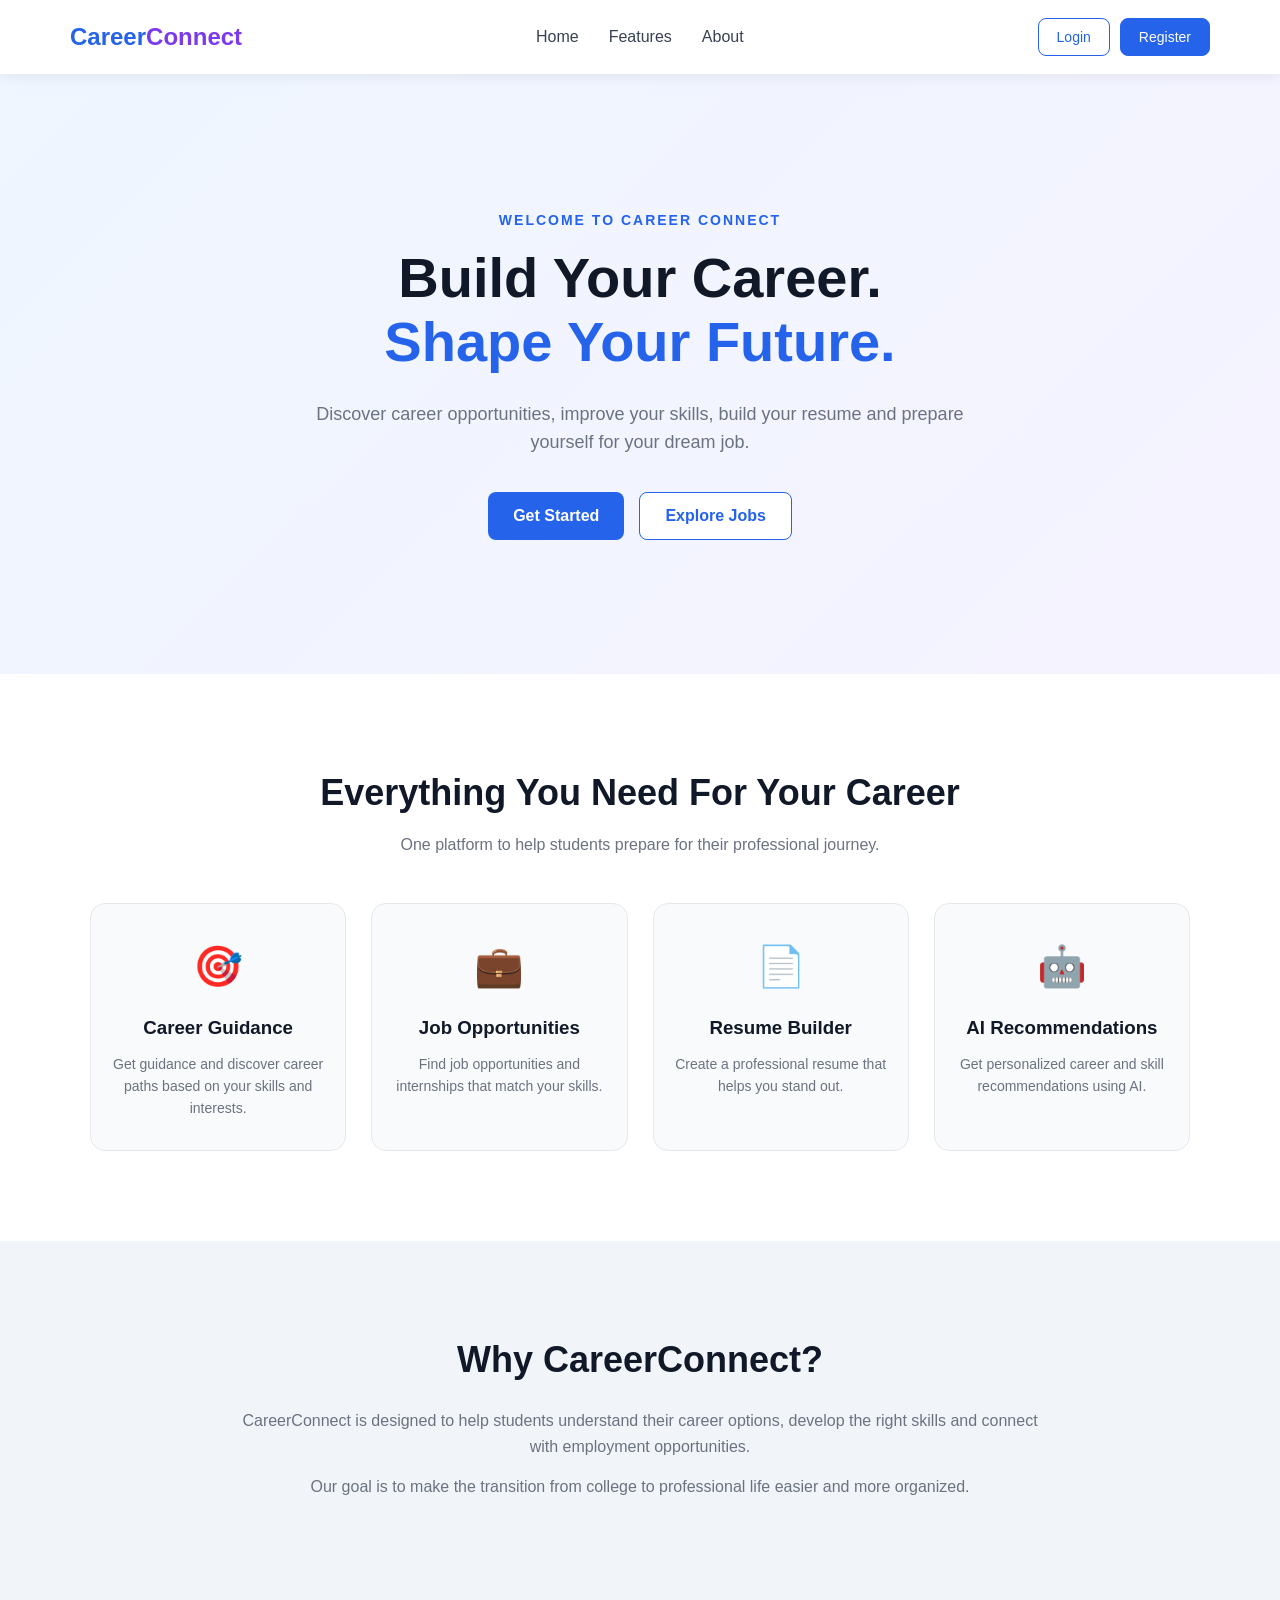
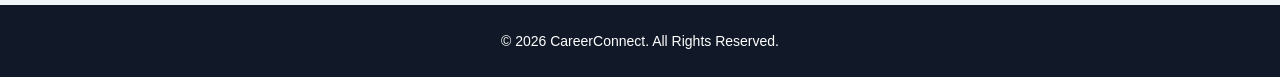
<file: index.html>
<!DOCTYPE html>
<html lang="en">
<head>
    <meta charset="UTF-8">

    <meta name="viewport" content="width=device-width, initial-scale=1.0">

    <title>Career & Placement System</title>

    <link rel="stylesheet" href="style.css">
</head>

<body>

    <!-- Navigation Bar -->
    <header>
        <nav class="navbar">

            <div class="logo">
                Career<span>Connect</span>
            </div>

            <ul class="nav-links">
                <li><a href="#home">Home</a></li>
                <li><a href="#features">Features</a></li>
                <li><a href="#about">About</a></li>
            </ul>

            <div class="nav-buttons">
                <button class="login-btn">Login</button>
                <button class="register-btn">Register</button>
            </div>

        </nav>
    </header>


    <!-- Hero Section -->
    <main>

        <section id="home" class="hero">

            <div class="hero-content">

                <p class="welcome">WELCOME TO CAREER CONNECT</p>

                <h1>
                    Build Your Career.
                    <span>Shape Your Future.</span>
                </h1>

                <p class="hero-text">
                    Discover career opportunities, improve your skills,
                    build your resume and prepare yourself for your dream job.
                </p>

                <div class="hero-buttons">
                    <button class="primary-btn">Get Started</button>
                    <button class="secondary-btn">Explore Jobs</button>
                </div>

            </div>

        </section>


        <!-- Features Section -->
        <section id="features" class="features">

            <h2>Everything You Need For Your Career</h2>

            <p class="section-text">
                One platform to help students prepare for their professional journey.
            </p>

            <div class="feature-container">

                <div class="feature-card">
                    <div class="icon">🎯</div>
                    <h3>Career Guidance</h3>
                    <p>
                        Get guidance and discover career paths based on your skills
                        and interests.
                    </p>
                </div>


                <div class="feature-card">
                    <div class="icon">💼</div>
                    <h3>Job Opportunities</h3>
                    <p>
                        Find job opportunities and internships that match your skills.
                    </p>
                </div>


                <div class="feature-card">
                    <div class="icon">📄</div>
                    <h3>Resume Builder</h3>
                    <p>
                        Create a professional resume that helps you stand out.
                    </p>
                </div>


                <div class="feature-card">
                    <div class="icon">🤖</div>
                    <h3>AI Recommendations</h3>
                    <p>
                        Get personalized career and skill recommendations using AI.
                    </p>
                </div>

            </div>

        </section>


        <!-- About Section -->
        <section id="about" class="about">

            <div class="about-content">

                <h2>Why CareerConnect?</h2>

                <p>
                    CareerConnect is designed to help students understand their
                    career options, develop the right skills and connect with
                    employment opportunities.
                </p>

                <p>
                    Our goal is to make the transition from college to professional
                    life easier and more organized.
                </p>

            </div>

        </section>

    </main>


    <!-- Footer -->
    <footer>
        <p>© 2026 CareerConnect. All Rights Reserved.</p>
    </footer>


    <script src="script.js"></script>

</body>
</html>
</file>
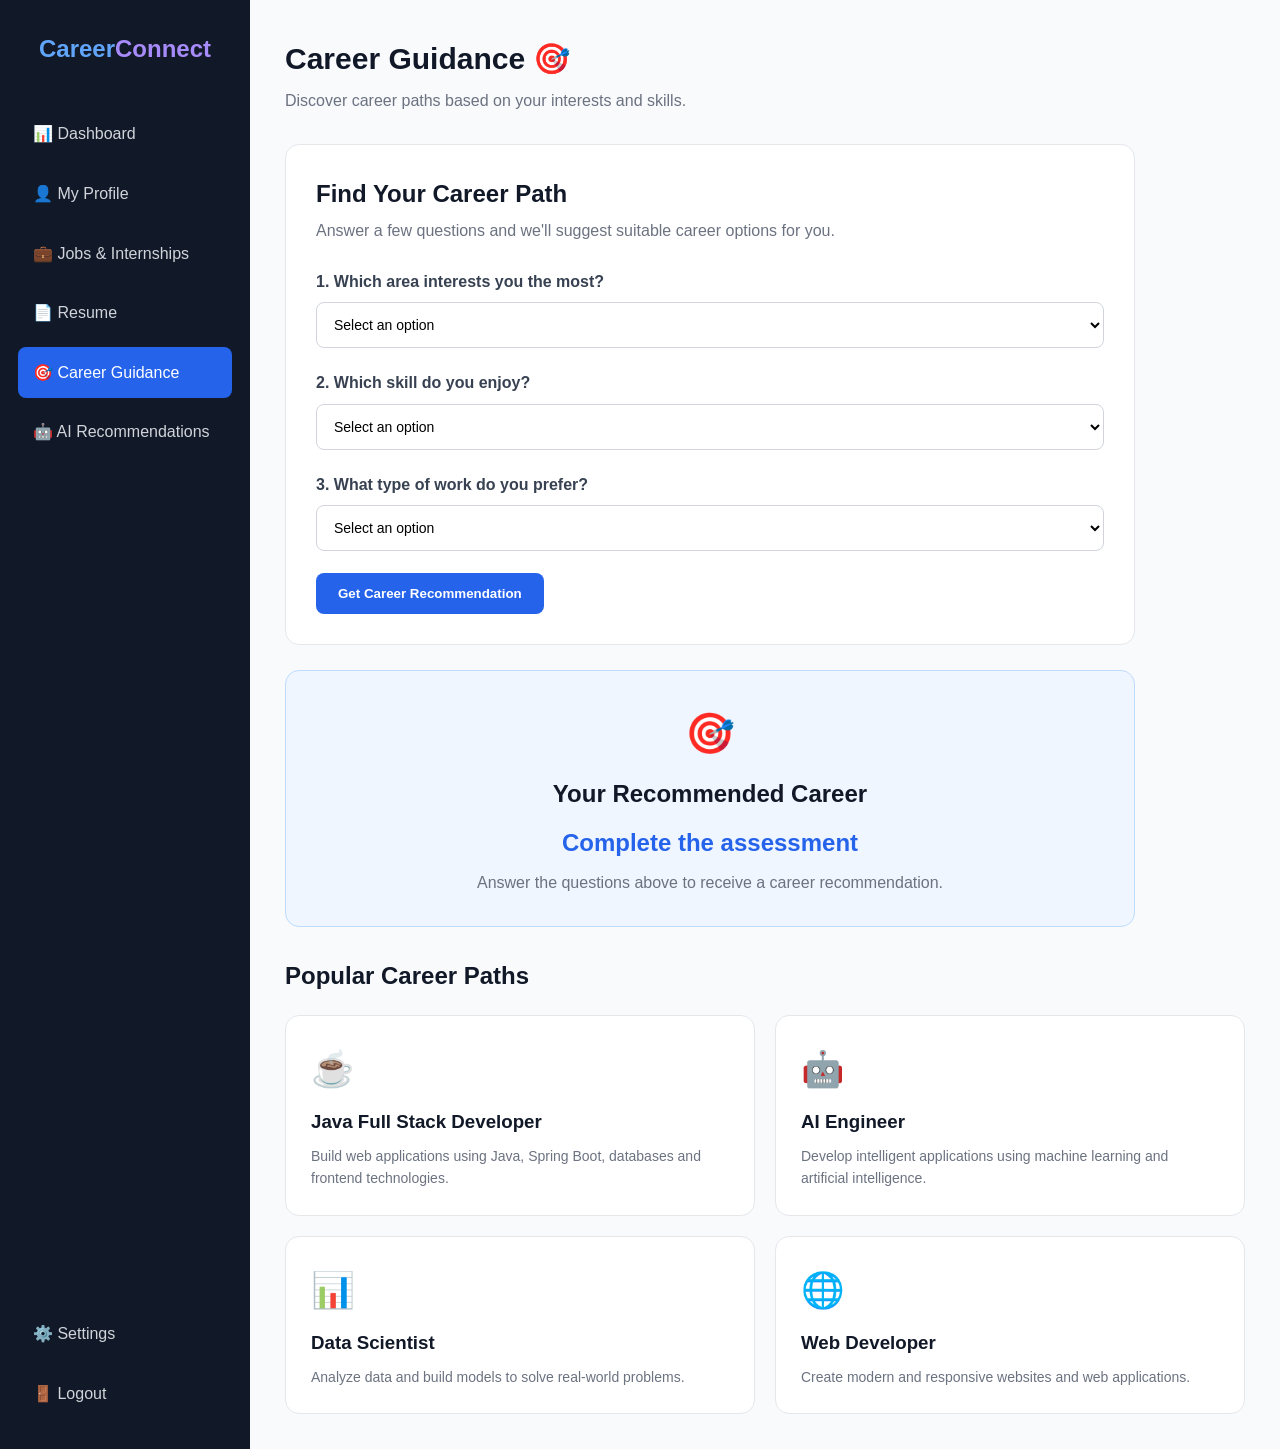
<file: career.html>
<!DOCTYPE html>
<html lang="en">

<head>
    <meta charset="UTF-8">
    <meta name="viewport" content="width=device-width, initial-scale=1.0">

    <title>Career Guidance - CareerConnect</title>

    <link rel="stylesheet" href="style.css">
</head>

<body>

    <div class="dashboard">

        <!-- Sidebar -->
        <aside class="sidebar">

            <div class="dashboard-logo">
                Career<span>Connect</span>
            </div>

            <nav class="dashboard-nav">

                <a href="dashboard.html">📊 Dashboard</a>

                <a href="profile.html">👤 My Profile</a>

                <a href="jobs.html">💼 Jobs & Internships</a>

                <a href="resume.html">📄 Resume</a>

                <a href="career.html" class="active">
                    🎯 Career Guidance
                </a>

                <a href="#">🤖 AI Recommendations</a>

            </nav>

            <div class="sidebar-bottom">
                <a href="#">⚙️ Settings</a>
                <a href="index.html">🚪 Logout</a>
            </div>

        </aside>


        <!-- Main Content -->
        <main class="dashboard-main">

            <div class="dashboard-header">

                <div>
                    <h1>Career Guidance 🎯</h1>

                    <p>
                        Discover career paths based on your interests and skills.
                    </p>
                </div>

            </div>


            <!-- Assessment -->

            <section class="career-assessment">

                <h2>Find Your Career Path</h2>

                <p class="assessment-text">
                    Answer a few questions and we'll suggest suitable career
                    options for you.
                </p>


                <div class="question">

                    <label>
                        1. Which area interests you the most?
                    </label>

                    <select id="interest">

                        <option value="">
                            Select an option
                        </option>

                        <option value="development">
                            Software Development
                        </option>

                        <option value="ai">
                            Artificial Intelligence
                        </option>

                        <option value="data">
                            Data Science
                        </option>

                        <option value="web">
                            Web Development
                        </option>

                    </select>

                </div>


                <div class="question">

                    <label>
                        2. Which skill do you enjoy?
                    </label>

                    <select id="skill">

                        <option value="">
                            Select an option
                        </option>

                        <option value="java">
                            Java
                        </option>

                        <option value="javascript">
                            JavaScript
                        </option>

                        <option value="python">
                            Python
                        </option>

                        <option value="sql">
                            SQL & Databases
                        </option>

                    </select>

                </div>


                <div class="question">

                    <label>
                        3. What type of work do you prefer?
                    </label>

                    <select id="work">

                        <option value="">
                            Select an option
                        </option>

                        <option value="coding">
                            Coding & Software Development
                        </option>

                        <option value="analysis">
                            Data Analysis
                        </option>

                        <option value="research">
                            Research & AI
                        </option>

                        <option value="design">
                            Website & UI Development
                        </option>

                    </select>

                </div>


                <button
                    class="career-button"
                    onclick="getCareerRecommendation()"
                >
                    Get Career Recommendation
                </button>

            </section>


            <!-- Recommendation -->

            <section
                class="career-result"
                id="careerResult"
            >

                <div class="result-icon">
                    🎯
                </div>

                <h2>Your Recommended Career</h2>

                <h3 id="careerTitle">
                    Complete the assessment
                </h3>

                <p id="careerDescription">
                    Answer the questions above to receive a career recommendation.
                </p>

            </section>


            <!-- Career Options -->

            <section class="career-options">

                <h2>Popular Career Paths</h2>

                <div class="career-cards">

                    <div class="career-card">

                        <div class="career-icon">
                            ☕
                        </div>

                        <h3>Java Full Stack Developer</h3>

                        <p>
                            Build web applications using Java, Spring Boot,
                            databases and frontend technologies.
                        </p>

                    </div>


                    <div class="career-card">

                        <div class="career-icon">
                            🤖
                        </div>

                        <h3>AI Engineer</h3>

                        <p>
                            Develop intelligent applications using machine
                            learning and artificial intelligence.
                        </p>

                    </div>


                    <div class="career-card">

                        <div class="career-icon">
                            📊
                        </div>

                        <h3>Data Scientist</h3>

                        <p>
                            Analyze data and build models to solve
                            real-world problems.
                        </p>

                    </div>


                    <div class="career-card">

                        <div class="career-icon">
                            🌐
                        </div>

                        <h3>Web Developer</h3>

                        <p>
                            Create modern and responsive websites and
                            web applications.
                        </p>

                    </div>

                </div>

            </section>

        </main>

    </div>


    <script src="script.js"></script>

</body>

</html>
</file>
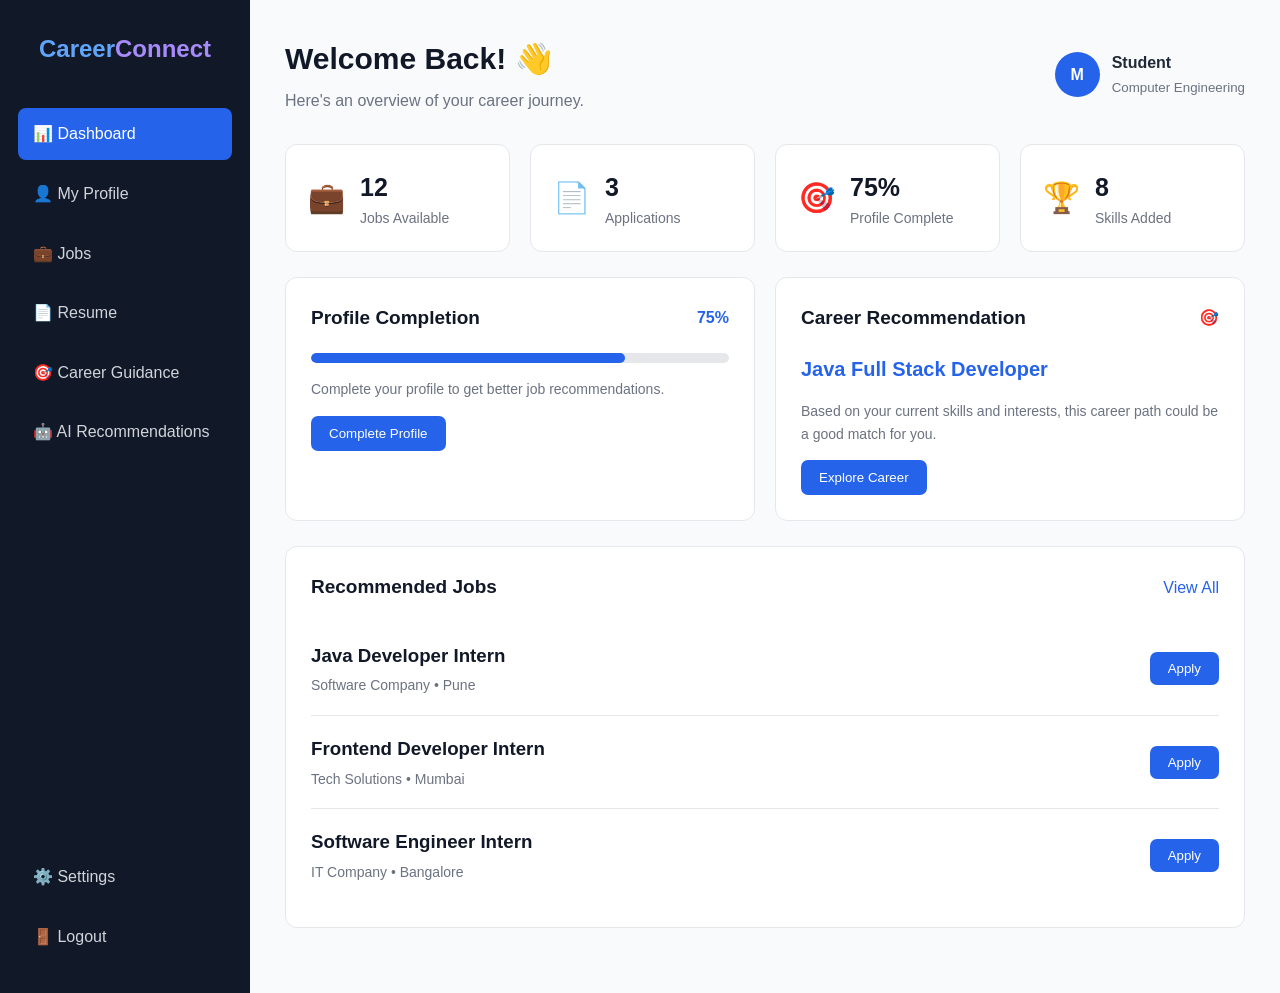
<file: dashboard.html>
<!DOCTYPE html>
<html lang="en">

<head>
    <meta charset="UTF-8">
    <meta name="viewport" content="width=device-width, initial-scale=1.0">

    <title>Student Dashboard - CareerConnect</title>

    <link rel="stylesheet" href="style.css">
</head>

<body>

    <div class="dashboard">

        <!-- Sidebar -->
        <aside class="sidebar">

            <div class="dashboard-logo">
                Career<span>Connect</span>
            </div>

            <nav class="dashboard-nav">

                <a href="#" class="active">📊 Dashboard</a>
                <a href="profile.html">👤 My Profile</a>
                <a href="jobs.html">💼 Jobs</a>
                <a href="resume.html">📄 Resume</a>
                <a href="career.html">🎯 Career Guidance</a>
                <a href="#">🤖 AI Recommendations</a>

            </nav>

            <div class="sidebar-bottom">
                <a href="#">⚙️ Settings</a>
                <a href="index.html">🚪 Logout</a>
            </div>

        </aside>


        <!-- Main Content -->
        <main class="dashboard-main">

            <!-- Top Bar -->
            <div class="dashboard-header">

                <div>
                    <h1>Welcome Back! 👋</h1>
                    <p>Here's an overview of your career journey.</p>
                </div>

                <div class="student-profile">
                    <div class="profile-circle">M</div>

                    <div>
                        <strong>Student</strong>
                        <small>Computer Engineering</small>
                    </div>
                </div>

            </div>


            <!-- Statistics -->
            <section class="stats">

                <div class="stat-card">
                    <div class="stat-icon">💼</div>

                    <div>
                        <h3>12</h3>
                        <p>Jobs Available</p>
                    </div>
                </div>


                <div class="stat-card">
                    <div class="stat-icon">📄</div>

                    <div>
                        <h3>3</h3>
                        <p>Applications</p>
                    </div>
                </div>


                <div class="stat-card">
                    <div class="stat-icon">🎯</div>

                    <div>
                        <h3>75%</h3>
                        <p>Profile Complete</p>
                    </div>
                </div>


                <div class="stat-card">
                    <div class="stat-icon">🏆</div>

                    <div>
                        <h3>8</h3>
                        <p>Skills Added</p>
                    </div>
                </div>

            </section>


            <!-- Dashboard Grid -->
            <section class="dashboard-grid">

                <!-- Profile Progress -->
                <div class="dashboard-card">

                    <div class="card-header">
                        <h2>Profile Completion</h2>
                        <span>75%</span>
                    </div>

                    <div class="progress-bar">
                        <div class="progress"></div>
                    </div>

                    <p class="card-description">
                        Complete your profile to get better job recommendations.
                    </p>

                    <button class="dashboard-button">
                        Complete Profile
                    </button>

                </div>


                <!-- Career Recommendation -->
                <div class="dashboard-card">

                    <div class="card-header">
                        <h2>Career Recommendation</h2>
                        <span>🎯</span>
                    </div>

                    <h3 class="career-title">
                        Java Full Stack Developer
                    </h3>

                    <p class="card-description">
                        Based on your current skills and interests, this career
                        path could be a good match for you.
                    </p>

                    <button class="dashboard-button">
                        Explore Career
                    </button>

                </div>

            </section>


            <!-- Recommended Jobs -->
            <section class="dashboard-card jobs-card">

                <div class="card-header">

                    <h2>Recommended Jobs</h2>

                    <a href="#">View All</a>

                </div>


                <div class="job-list">

                    <div class="job-item">

                        <div>
                            <h3>Java Developer Intern</h3>
                            <p>Software Company • Pune</p>
                        </div>

                        <button class="apply-button">
                            Apply
                        </button>

                    </div>


                    <div class="job-item">

                        <div>
                            <h3>Frontend Developer Intern</h3>
                            <p>Tech Solutions • Mumbai</p>
                        </div>

                        <button class="apply-button">
                            Apply
                        </button>

                    </div>


                    <div class="job-item">

                        <div>
                            <h3>Software Engineer Intern</h3>
                            <p>IT Company • Bangalore</p>
                        </div>

                        <button class="apply-button">
                            Apply
                        </button>

                    </div>

                </div>

            </section>

        </main>

    </div>


    <script src="script.js"></script>

</body>

</html>
</file>
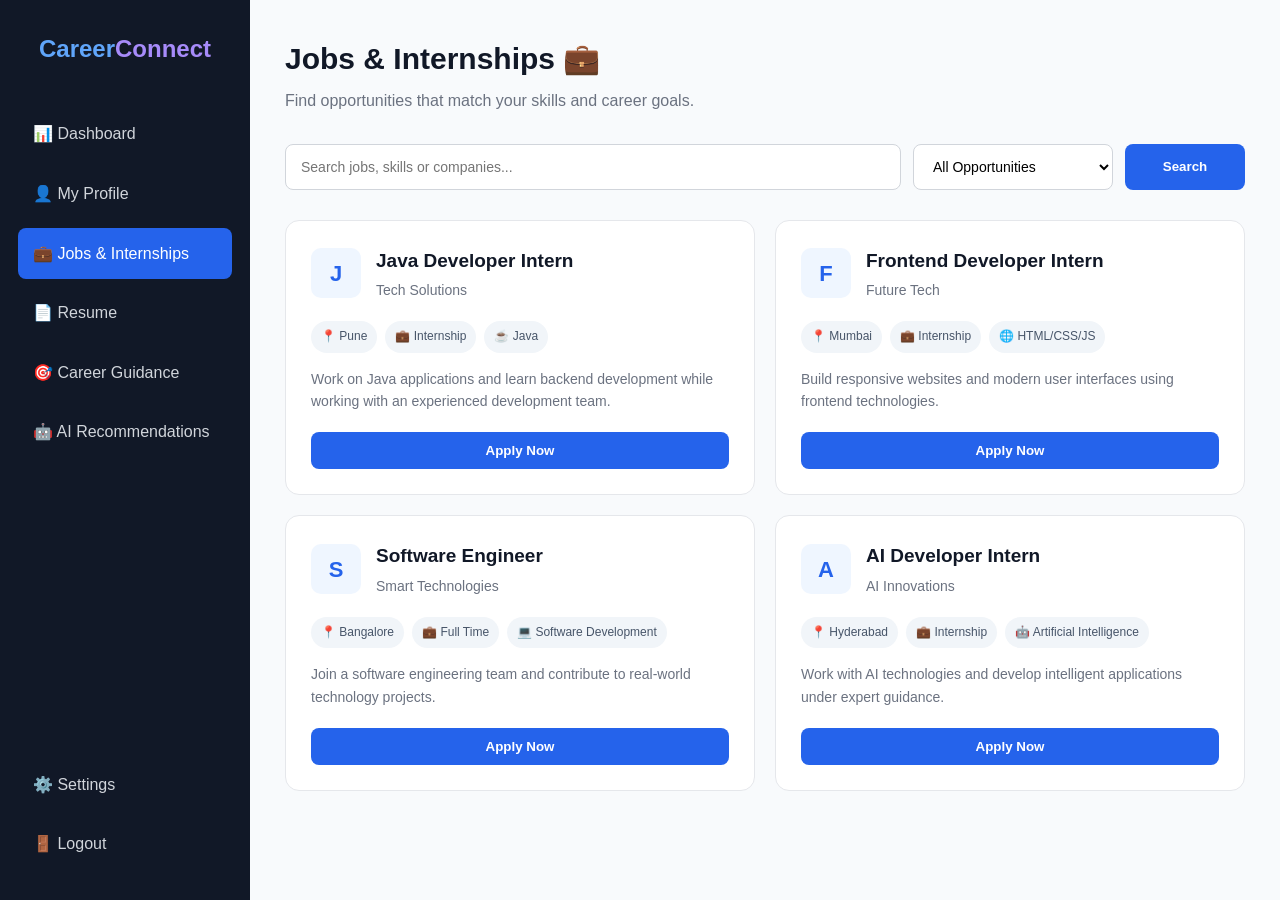
<file: jobs.html>
<!DOCTYPE html>
<html lang="en">

<head>
    <meta charset="UTF-8">
    <meta name="viewport" content="width=device-width, initial-scale=1.0">

    <title>Jobs & Internships - CareerConnect</title>

    <link rel="stylesheet" href="style.css">
</head>

<body>

    <div class="dashboard">

        <!-- Sidebar -->
        <aside class="sidebar">

            <div class="dashboard-logo">
                Career<span>Connect</span>
            </div>

            <nav class="dashboard-nav">

                <a href="dashboard.html">📊 Dashboard</a>

                <a href="profile.html">👤 My Profile</a>

                <a href="jobs.html" class="active">
                    💼 Jobs & Internships
                </a>

                <a href="resume.html">📄 Resume</a>

                <a href="career.html">🎯 Career Guidance</a>

                <a href="#">🤖 AI Recommendations</a>

            </nav>

            <div class="sidebar-bottom">
                <a href="#">⚙️ Settings</a>
                <a href="index.html">🚪 Logout</a>
            </div>

        </aside>


        <!-- Main Content -->
        <main class="dashboard-main">

            <div class="dashboard-header">

                <div>
                    <h1>Jobs & Internships 💼</h1>

                    <p>
                        Find opportunities that match your skills and career goals.
                    </p>
                </div>

            </div>


            <!-- Search -->
            <div class="job-search">

                <input
                    type="text"
                    id="jobSearch"
                    placeholder="Search jobs, skills or companies..."
                >

                <select id="jobType">

                    <option value="all">All Opportunities</option>

                    <option value="internship">Internship</option>

                    <option value="fulltime">Full Time</option>

                </select>

                <button onclick="searchJobs()">
                    Search
                </button>

            </div>


            <!-- Jobs -->
            <section class="job-cards" id="jobCards">


                <div class="job-card">

                    <div class="job-card-top">

                        <div class="company-logo">
                            J
                        </div>

                        <div>
                            <h2>Java Developer Intern</h2>

                            <p>Tech Solutions</p>
                        </div>

                    </div>

                    <div class="job-details">

                        <span>📍 Pune</span>

                        <span>💼 Internship</span>

                        <span>☕ Java</span>

                    </div>

                    <p class="job-description">
                        Work on Java applications and learn backend development
                        while working with an experienced development team.
                    </p>

                    <button class="apply-button">
                        Apply Now
                    </button>

                </div>


                <div class="job-card">

                    <div class="job-card-top">

                        <div class="company-logo">
                            F
                        </div>

                        <div>
                            <h2>Frontend Developer Intern</h2>

                            <p>Future Tech</p>
                        </div>

                    </div>

                    <div class="job-details">

                        <span>📍 Mumbai</span>

                        <span>💼 Internship</span>

                        <span>🌐 HTML/CSS/JS</span>

                    </div>

                    <p class="job-description">
                        Build responsive websites and modern user interfaces
                        using frontend technologies.
                    </p>

                    <button class="apply-button">
                        Apply Now
                    </button>

                </div>


                <div class="job-card">

                    <div class="job-card-top">

                        <div class="company-logo">
                            S
                        </div>

                        <div>
                            <h2>Software Engineer</h2>

                            <p>Smart Technologies</p>
                        </div>

                    </div>

                    <div class="job-details">

                        <span>📍 Bangalore</span>

                        <span>💼 Full Time</span>

                        <span>💻 Software Development</span>

                    </div>

                    <p class="job-description">
                        Join a software engineering team and contribute to
                        real-world technology projects.
                    </p>

                    <button class="apply-button">
                        Apply Now
                    </button>

                </div>


                <div class="job-card">

                    <div class="job-card-top">

                        <div class="company-logo">
                            A
                        </div>

                        <div>
                            <h2>AI Developer Intern</h2>

                            <p>AI Innovations</p>

                        </div>

                    </div>

                    <div class="job-details">

                        <span>📍 Hyderabad</span>

                        <span>💼 Internship</span>

                        <span>🤖 Artificial Intelligence</span>

                    </div>

                    <p class="job-description">
                        Work with AI technologies and develop intelligent
                        applications under expert guidance.
                    </p>

                    <button class="apply-button">
                        Apply Now
                    </button>

                </div>


            </section>

        </main>

    </div>


    <script src="script.js"></script>

</body>

</html>
</file>
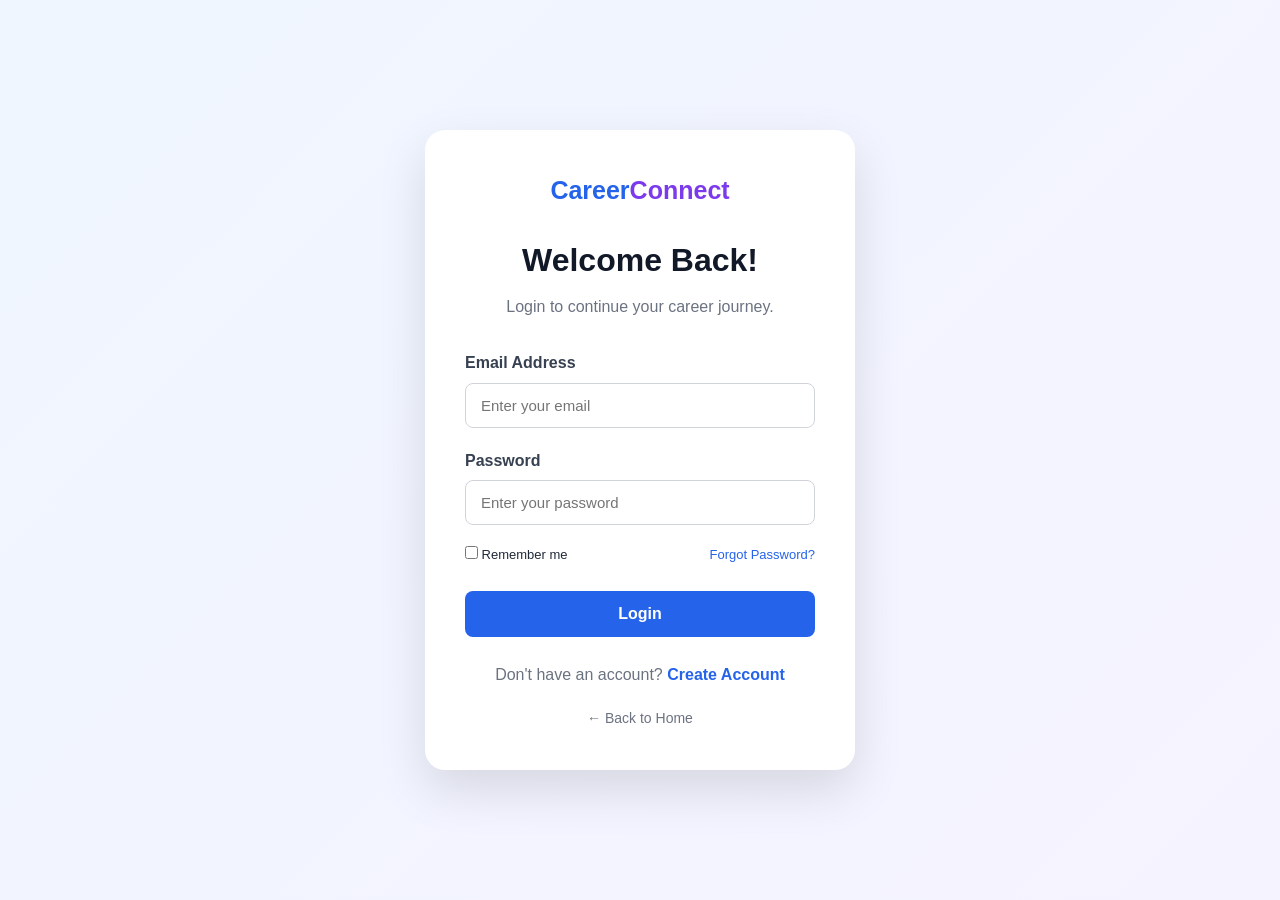
<file: login.html>
<!DOCTYPE html>
<html lang="en">

<head>
    <meta charset="UTF-8">
    <meta name="viewport" content="width=device-width, initial-scale=1.0">

    <title>Login - CareerConnect</title>

    <link rel="stylesheet" href="style.css">
</head>

<body>

    <div class="login-page">

        <div class="login-card">

            <div class="login-logo">
                Career<span>Connect</span>
            </div>

            <h1>Welcome Back!</h1>

            <p class="login-subtitle">
                Login to continue your career journey.
            </p>

            <form id="loginForm">

                <div class="input-group">
                    <label for="email">Email Address</label>

                    <input
                        type="email"
                        id="email"
                        placeholder="Enter your email"
                        required
                    >
                </div>

                <div class="input-group">
                    <label for="password">Password</label>

                    <input
                        type="password"
                        id="password"
                        placeholder="Enter your password"
                        required
                    >
                </div>

                <div class="login-options">

                    <label>
                        <input type="checkbox">
                        Remember me
                    </label>

                    <a href="#">Forgot Password?</a>

                </div>

                <button type="submit" class="login-submit">
                    Login
                </button>

            </form>

            <p class="register-text">
                Don't have an account?
                <a href="register.html">Create Account</a>
            </p>

            <a href="index.html" class="back-home">
                ← Back to Home
            </a>

        </div>

    </div>

    <script src="script.js"></script>

</body>

</html>
</file>
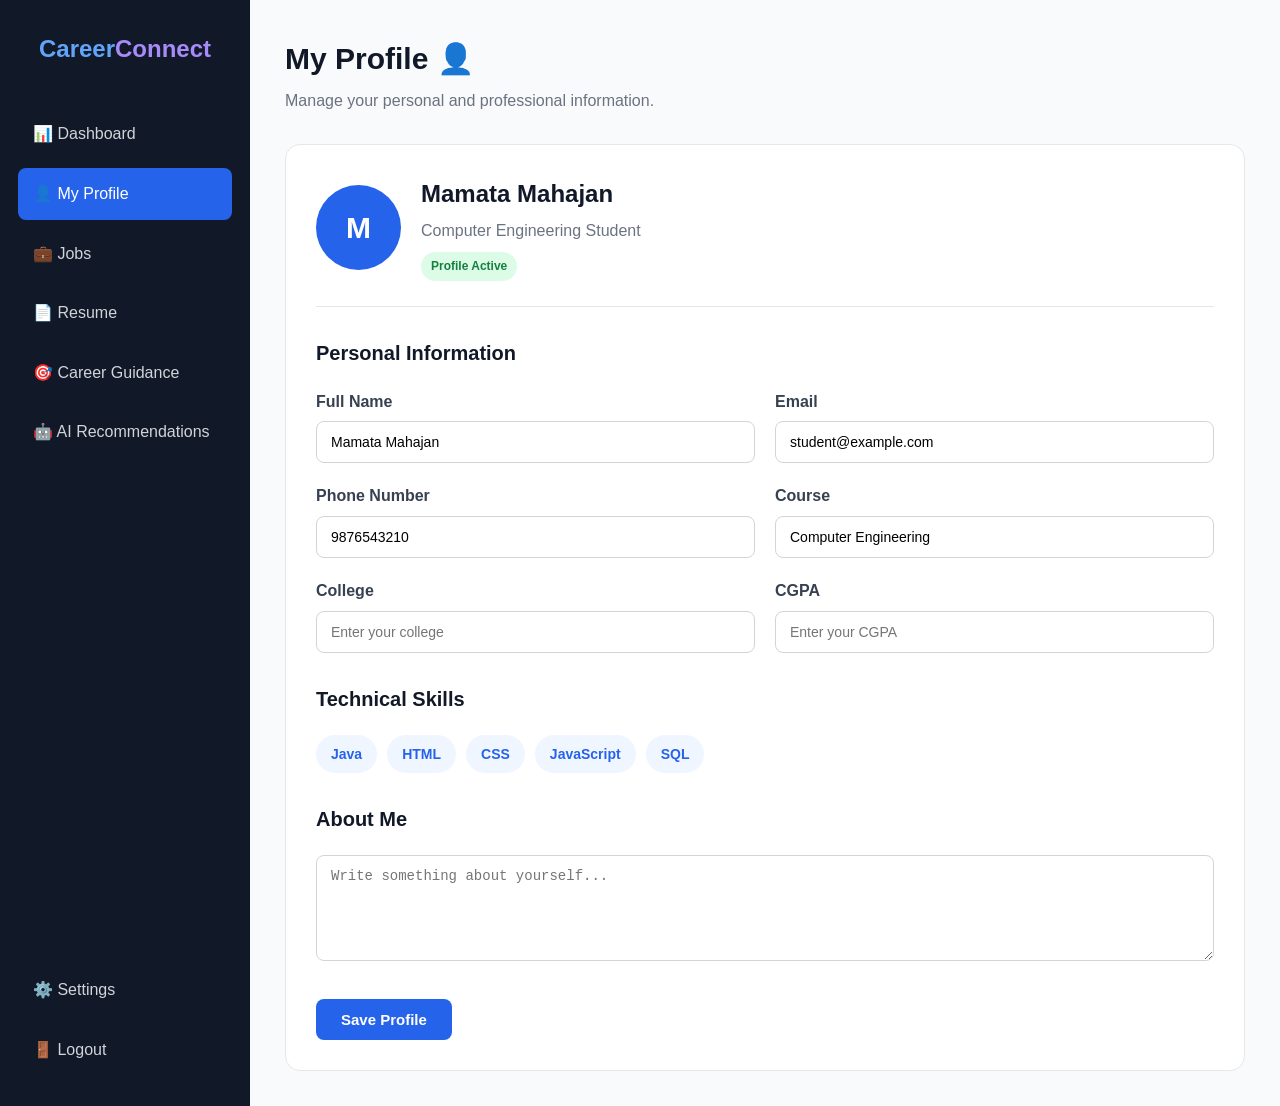
<file: profile.html>
<!DOCTYPE html>
<html lang="en">

<head>
    <meta charset="UTF-8">
    <meta name="viewport" content="width=device-width, initial-scale=1.0">

    <title>My Profile - CareerConnect</title>

    <link rel="stylesheet" href="style.css">
</head>

<body>

    <div class="dashboard">

        <!-- Sidebar -->
        <aside class="sidebar">

            <div class="dashboard-logo">
                Career<span>Connect</span>
            </div>

            <nav class="dashboard-nav">

                <a href="dashboard.html">📊 Dashboard</a>

                <a href="profile.html" class="active">
                    👤 My Profile
                </a>

                <a href="jobs.html">💼 Jobs</a>

                <a href="resume.html">📄 Resume</a>

                <a href="career.html">🎯 Career Guidance</a>

                <a href="#">🤖 AI Recommendations</a>

            </nav>

            <div class="sidebar-bottom">

                <a href="#">⚙️ Settings</a>

                <a href="index.html">🚪 Logout</a>

            </div>

        </aside>


        <!-- Main Content -->
        <main class="dashboard-main">

            <div class="dashboard-header">

                <div>
                    <h1>My Profile 👤</h1>

                    <p>
                        Manage your personal and professional information.
                    </p>
                </div>

            </div>


            <!-- Profile Card -->
            <section class="profile-card">

                <div class="profile-top">

                    <div class="large-profile-circle">
                        M
                    </div>

                    <div>

                        <h2>Mamata Mahajan</h2>

                        <p>
                            Computer Engineering Student
                        </p>

                        <span class="profile-status">
                            Profile Active
                        </span>

                    </div>

                </div>


                <!-- Personal Information -->

                <div class="profile-section">

                    <h2>Personal Information</h2>

                    <div class="profile-grid">

                        <div class="profile-field">

                            <label>Full Name</label>

                            <input
                                type="text"
                                value="Mamata Mahajan"
                            >

                        </div>


                        <div class="profile-field">

                            <label>Email</label>

                            <input
                                type="email"
                                value="student@example.com"
                            >

                        </div>


                        <div class="profile-field">

                            <label>Phone Number</label>

                            <input
                                type="tel"
                                value="9876543210"
                            >

                        </div>


                        <div class="profile-field">

                            <label>Course</label>

                            <input
                                type="text"
                                value="Computer Engineering"
                            >

                        </div>


                        <div class="profile-field">

                            <label>College</label>

                            <input
                                type="text"
                                placeholder="Enter your college"
                            >

                        </div>


                        <div class="profile-field">

                            <label>CGPA</label>

                            <input
                                type="number"
                                step="0.01"
                                placeholder="Enter your CGPA"
                            >

                        </div>

                    </div>

                </div>


                <!-- Skills -->

                <div class="profile-section">

                    <h2>Technical Skills</h2>

                    <div class="skills-container">

                        <span class="skill">Java</span>

                        <span class="skill">HTML</span>

                        <span class="skill">CSS</span>

                        <span class="skill">JavaScript</span>

                        <span class="skill">SQL</span>

                    </div>

                </div>


                <!-- About -->

                <div class="profile-section">

                    <h2>About Me</h2>

                    <textarea
                        rows="5"
                        placeholder="Write something about yourself..."
                    ></textarea>

                </div>


                <button class="save-profile">
                    Save Profile
                </button>

            </section>

        </main>

    </div>


    <script src="script.js"></script>

</body>

</html>
</file>
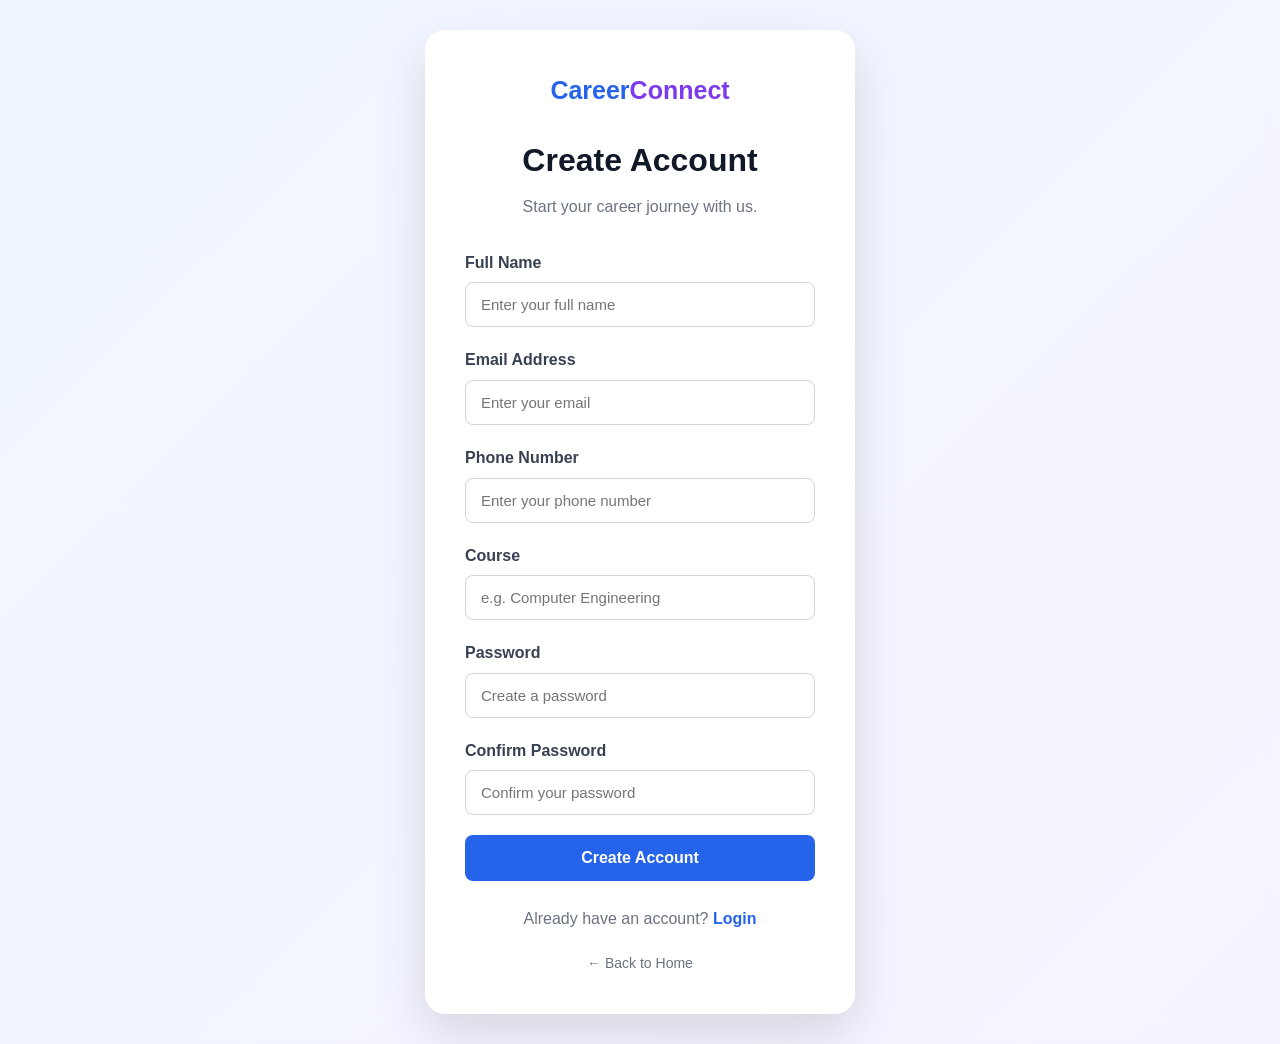
<file: register.html>
<!DOCTYPE html>
<html lang="en">

<head>
    <meta charset="UTF-8">
    <meta name="viewport" content="width=device-width, initial-scale=1.0">

    <title>Register - CareerConnect</title>

    <link rel="stylesheet" href="style.css">
</head>

<body>

    <div class="login-page">

        <div class="login-card">

            <div class="login-logo">
                Career<span>Connect</span>
            </div>

            <h1>Create Account</h1>

            <p class="login-subtitle">
                Start your career journey with us.
            </p>

            <form id="registerForm">

                <div class="input-group">
                    <label for="fullName">Full Name</label>

                    <input
                        type="text"
                        id="fullName"
                        placeholder="Enter your full name"
                        required
                    >
                </div>

                <div class="input-group">
                    <label for="registerEmail">Email Address</label>

                    <input
                        type="email"
                        id="registerEmail"
                        placeholder="Enter your email"
                        required
                    >
                </div>

                <div class="input-group">
                    <label for="phone">Phone Number</label>

                    <input
                        type="tel"
                        id="phone"
                        placeholder="Enter your phone number"
                        required
                    >
                </div>

                <div class="input-group">
                    <label for="course">Course</label>

                    <input
                        type="text"
                        id="course"
                        placeholder="e.g. Computer Engineering"
                        required
                    >
                </div>

                <div class="input-group">
                    <label for="registerPassword">Password</label>

                    <input
                        type="password"
                        id="registerPassword"
                        placeholder="Create a password"
                        required
                    >
                </div>

                <div class="input-group">
                    <label for="confirmPassword">Confirm Password</label>

                    <input
                        type="password"
                        id="confirmPassword"
                        placeholder="Confirm your password"
                        required
                    >
                </div>

                <button type="submit" class="login-submit">
                    Create Account
                </button>

            </form>

            <p class="register-text">
                Already have an account?
                <a href="login.html">Login</a>
            </p>

            <a href="index.html" class="back-home">
                ← Back to Home
            </a>

        </div>

    </div>

    <script src="script.js"></script>

</body>

</html>
</file>
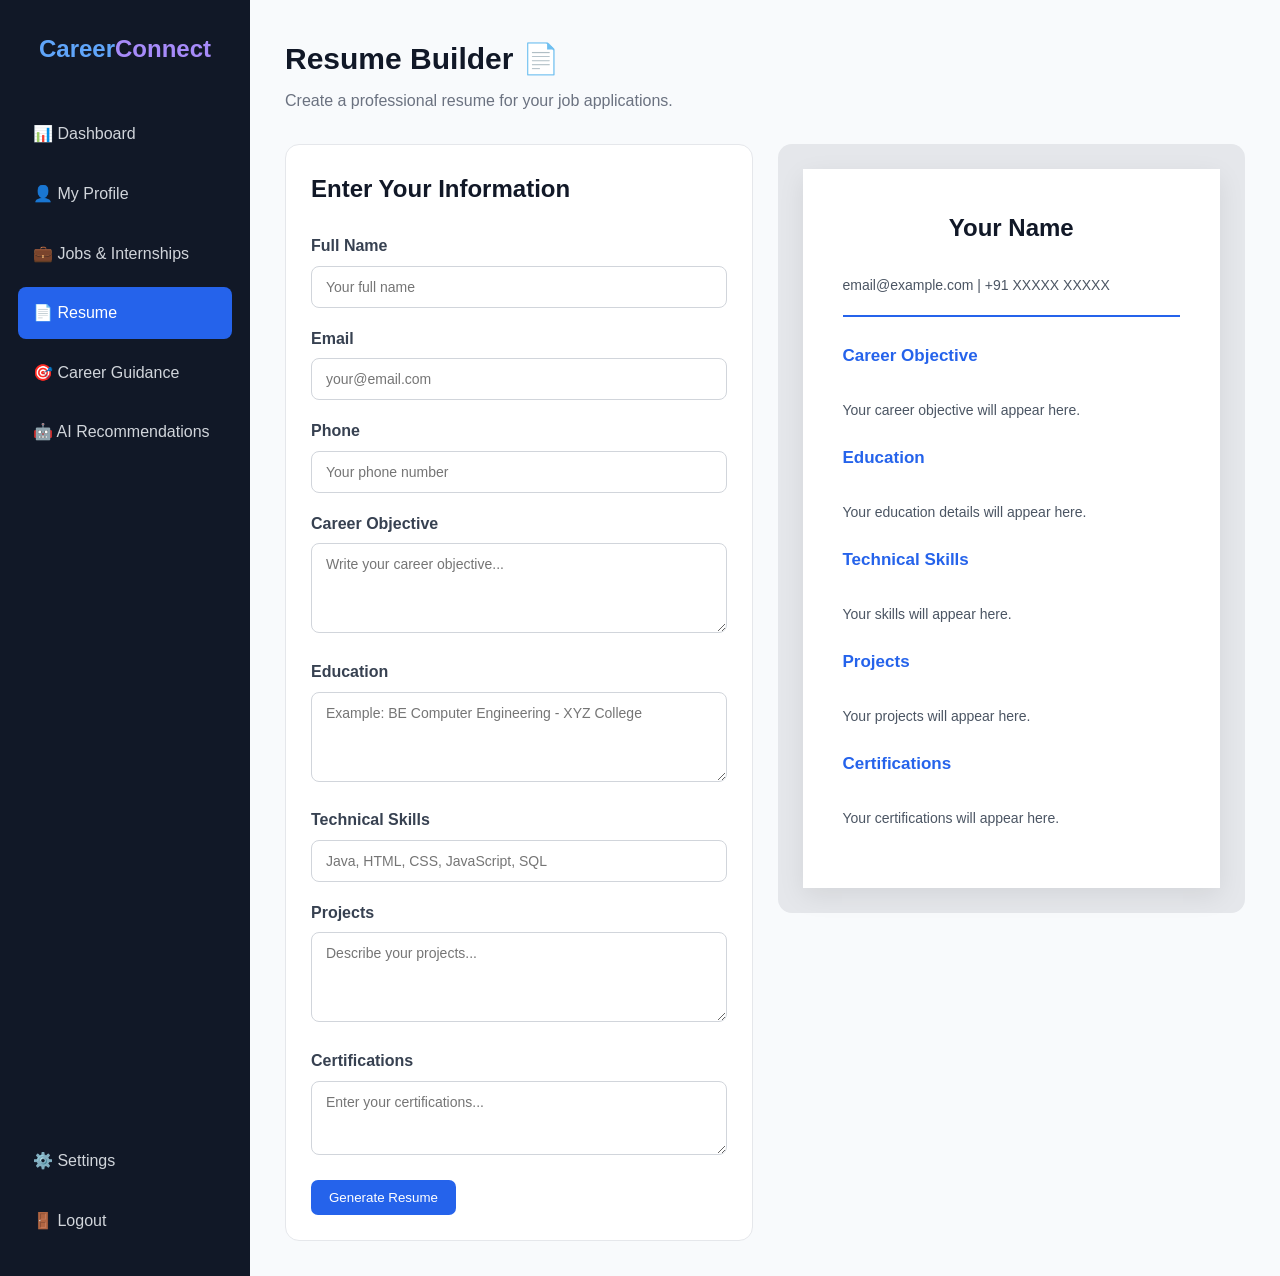
<file: resume.html>
<!DOCTYPE html>
<html lang="en">

<head>
    <meta charset="UTF-8">
    <meta name="viewport" content="width=device-width, initial-scale=1.0">

    <title>Resume Builder - CareerConnect</title>

    <link rel="stylesheet" href="style.css">
</head>

<body>

    <div class="dashboard">

        <!-- Sidebar -->
        <aside class="sidebar">

            <div class="dashboard-logo">
                Career<span>Connect</span>
            </div>

            <nav class="dashboard-nav">

                <a href="dashboard.html">📊 Dashboard</a>

                <a href="profile.html">👤 My Profile</a>

                <a href="jobs.html">💼 Jobs & Internships</a>

                <a href="resume.html" class="active">
                    📄 Resume
                </a>

                <a href="career.html">🎯 Career Guidance</a>

                <a href="#">🤖 AI Recommendations</a>

            </nav>

            <div class="sidebar-bottom">
                <a href="#">⚙️ Settings</a>
                <a href="index.html">🚪 Logout</a>
            </div>

        </aside>


        <!-- Main Content -->
        <main class="dashboard-main">

            <div class="dashboard-header">

                <div>
                    <h1>Resume Builder 📄</h1>

                    <p>
                        Create a professional resume for your job applications.
                    </p>
                </div>

            </div>


            <div class="resume-layout">

                <!-- Resume Form -->
                <section class="resume-form">

                    <h2>Enter Your Information</h2>

                    <div class="resume-group">

                        <label>Full Name</label>

                        <input
                            type="text"
                            id="resumeName"
                            placeholder="Your full name"
                        >

                    </div>


                    <div class="resume-group">

                        <label>Email</label>

                        <input
                            type="email"
                            id="resumeEmail"
                            placeholder="your@email.com"
                        >

                    </div>


                    <div class="resume-group">

                        <label>Phone</label>

                        <input
                            type="tel"
                            id="resumePhone"
                            placeholder="Your phone number"
                        >

                    </div>


                    <div class="resume-group">

                        <label>Career Objective</label>

                        <textarea
                            id="resumeObjective"
                            rows="4"
                            placeholder="Write your career objective..."
                        ></textarea>

                    </div>


                    <div class="resume-group">

                        <label>Education</label>

                        <textarea
                            id="resumeEducation"
                            rows="4"
                            placeholder="Example: BE Computer Engineering - XYZ College"
                        ></textarea>

                    </div>


                    <div class="resume-group">

                        <label>Technical Skills</label>

                        <input
                            type="text"
                            id="resumeSkills"
                            placeholder="Java, HTML, CSS, JavaScript, SQL"
                        >

                    </div>


                    <div class="resume-group">

                        <label>Projects</label>

                        <textarea
                            id="resumeProjects"
                            rows="4"
                            placeholder="Describe your projects..."
                        ></textarea>

                    </div>


                    <div class="resume-group">

                        <label>Certifications</label>

                        <textarea
                            id="resumeCertifications"
                            rows="3"
                            placeholder="Enter your certifications..."
                        ></textarea>

                    </div>


                    <button
                        class="dashboard-button"
                        onclick="generateResume()"
                    >
                        Generate Resume
                    </button>

                </section>


                <!-- Resume Preview -->
                <section class="resume-preview">

                    <div class="resume-paper">

                        <h1 id="previewName">
                            Your Name
                        </h1>

                        <p id="previewContact">
                            email@example.com | +91 XXXXX XXXXX
                        </p>


                        <hr>


                        <h2>Career Objective</h2>

                        <p id="previewObjective">
                            Your career objective will appear here.
                        </p>


                        <h2>Education</h2>

                        <p id="previewEducation">
                            Your education details will appear here.
                        </p>


                        <h2>Technical Skills</h2>

                        <p id="previewSkills">
                            Your skills will appear here.
                        </p>


                        <h2>Projects</h2>

                        <p id="previewProjects">
                            Your projects will appear here.
                        </p>


                        <h2>Certifications</h2>

                        <p id="previewCertifications">
                            Your certifications will appear here.
                        </p>

                    </div>

                </section>

            </div>

        </main>

    </div>


    <script src="script.js"></script>

</body>

</html>
</file>
<file: style.css>
/* =========================
   RESET
========================= */

* {
    margin: 0;
    padding: 0;
    box-sizing: border-box;
}

html {
    scroll-behavior: smooth;
}

body {
    font-family: Arial, sans-serif;
    color: #1f2937;
    background: #f8fafc;
    line-height: 1.6;
}


/* =========================
   NAVBAR
========================= */

header {
    background: #ffffff;
    box-shadow: 0 2px 15px rgba(0, 0, 0, 0.08);
    position: sticky;
    top: 0;
    z-index: 1000;
}

.navbar {
    max-width: 1200px;
    margin: auto;
    padding: 18px 30px;

    display: flex;
    align-items: center;
    justify-content: space-between;
}

.logo {
    font-size: 24px;
    font-weight: bold;
    color: #2563eb;
}

.logo span {
    color: #7c3aed;
}

.nav-links {
    display: flex;
    list-style: none;
    gap: 30px;
}

.nav-links a {
    text-decoration: none;
    color: #374151;
    font-weight: 500;
    transition: 0.3s;
}

.nav-links a:hover {
    color: #2563eb;
}

.nav-buttons {
    display: flex;
    gap: 10px;
}

.login-btn,
.register-btn {
    padding: 10px 18px;
    border-radius: 8px;
    font-size: 14px;
    cursor: pointer;
    transition: 0.3s;
}

.login-btn {
    background: white;
    color: #2563eb;
    border: 1px solid #2563eb;
}

.login-btn:hover {
    background: #eff6ff;
}

.register-btn {
    background: #2563eb;
    color: white;
    border: 1px solid #2563eb;
}

.register-btn:hover {
    background: #1d4ed8;
}


/* =========================
   HERO SECTION
========================= */

.hero {
    min-height: 600px;

    display: flex;
    align-items: center;
    justify-content: center;

    text-align: center;

    padding: 80px 20px;

    background: linear-gradient(
        135deg,
        #eff6ff,
        #f5f3ff
    );
}

.hero-content {
    max-width: 800px;
}

.welcome {
    color: #2563eb;
    font-size: 14px;
    font-weight: bold;
    letter-spacing: 2px;
    margin-bottom: 15px;
}

.hero h1 {
    font-size: 56px;
    line-height: 1.15;
    margin-bottom: 25px;
    color: #111827;
}

.hero h1 span {
    display: block;
    color: #2563eb;
}

.hero-text {
    max-width: 650px;
    margin: auto;
    color: #6b7280;
    font-size: 18px;
}

.hero-buttons {
    margin-top: 35px;

    display: flex;
    justify-content: center;
    gap: 15px;
}

.primary-btn,
.secondary-btn {
    padding: 14px 25px;
    border-radius: 8px;
    font-size: 16px;
    font-weight: bold;
    cursor: pointer;
    transition: 0.3s;
}

.primary-btn {
    border: none;
    background: #2563eb;
    color: white;
}

.primary-btn:hover {
    background: #1d4ed8;
    transform: translateY(-2px);
}

.secondary-btn {
    background: white;
    color: #2563eb;
    border: 1px solid #2563eb;
}

.secondary-btn:hover {
    background: #eff6ff;
    transform: translateY(-2px);
}


/* =========================
   FEATURES
========================= */

.features {
    padding: 90px 30px;
    text-align: center;
    background: white;
}

.features h2 {
    font-size: 36px;
    color: #111827;
    margin-bottom: 10px;
}

.section-text {
    color: #6b7280;
    margin-bottom: 45px;
}

.feature-container {
    max-width: 1100px;
    margin: auto;

    display: grid;
    grid-template-columns: repeat(4, 1fr);
    gap: 25px;
}

.feature-card {
    padding: 30px 20px;
    background: #f8fafc;
    border: 1px solid #e5e7eb;
    border-radius: 15px;

    transition: 0.3s;
}

.feature-card:hover {
    transform: translateY(-8px);
    box-shadow: 0 15px 30px rgba(0, 0, 0, 0.08);
}

.icon {
    font-size: 40px;
    margin-bottom: 15px;
}

.feature-card h3 {
    margin-bottom: 10px;
    color: #111827;
}

.feature-card p {
    color: #6b7280;
    font-size: 14px;
}


/* =========================
   ABOUT
========================= */

.about {
    padding: 90px 30px;
    background: #f1f5f9;
}

.about-content {
    max-width: 800px;
    margin: auto;
    text-align: center;
}

.about h2 {
    font-size: 36px;
    margin-bottom: 20px;
    color: #111827;
}

.about p {
    color: #6b7280;
    margin-bottom: 15px;
}


/* =========================
   FOOTER
========================= */

footer {
    background: #111827;
    color: white;
    text-align: center;
    padding: 25px;
}

footer p {
    font-size: 14px;
}


/* =========================
   RESPONSIVE DESIGN
========================= */

@media (max-width: 900px) {

    .feature-container {
        grid-template-columns: repeat(2, 1fr);
    }

    .hero h1 {
        font-size: 45px;
    }
}


@media (max-width: 650px) {

    .navbar {
        flex-direction: column;
        gap: 15px;
    }

    .nav-links {
        gap: 15px;
    }

    .hero {
        min-height: 500px;
    }

    .hero h1 {
        font-size: 36px;
    }

    .hero-text {
        font-size: 16px;
    }

    .hero-buttons {
        flex-direction: column;
        align-items: center;
    }

    .primary-btn,
    .secondary-btn {
        width: 220px;
    }

    .feature-container {
        grid-template-columns: 1fr;
    }

    .features h2,
    .about h2 {
        font-size: 28px;
    }
}
/* =========================
   LOGIN PAGE
========================= */

.login-page {
    min-height: 100vh;
    display: flex;
    justify-content: center;
    align-items: center;
    padding: 30px 20px;

    background: linear-gradient(
        135deg,
        #eff6ff,
        #f5f3ff
    );
}

.login-card {
    width: 100%;
    max-width: 430px;

    background: white;
    padding: 40px;

    border-radius: 20px;

    box-shadow: 0 20px 50px rgba(0, 0, 0, 0.12);
}

.login-logo {
    text-align: center;
    font-size: 25px;
    font-weight: bold;
    color: #2563eb;
    margin-bottom: 25px;
}

.login-logo span {
    color: #7c3aed;
}

.login-card h1 {
    text-align: center;
    color: #111827;
    margin-bottom: 8px;
}

.login-subtitle {
    text-align: center;
    color: #6b7280;
    margin-bottom: 30px;
}

.input-group {
    margin-bottom: 20px;
}

.input-group label {
    display: block;
    margin-bottom: 7px;
    color: #374151;
    font-weight: 600;
}

.input-group input {
    width: 100%;
    padding: 13px 15px;

    border: 1px solid #d1d5db;
    border-radius: 8px;

    font-size: 15px;
    outline: none;

    transition: 0.3s;
}

.input-group input:focus {
    border-color: #2563eb;
    box-shadow: 0 0 0 3px rgba(37, 99, 235, 0.1);
}

.login-options {
    display: flex;
    justify-content: space-between;
    align-items: center;

    margin-bottom: 25px;

    font-size: 13px;
}

.login-options a {
    color: #2563eb;
    text-decoration: none;
}

.login-submit {
    width: 100%;
    padding: 14px;

    border: none;
    border-radius: 8px;

    background: #2563eb;
    color: white;

    font-size: 16px;
    font-weight: bold;

    cursor: pointer;

    transition: 0.3s;
}

.login-submit:hover {
    background: #1d4ed8;
    transform: translateY(-2px);
}

.register-text {
    text-align: center;
    margin-top: 25px;
    color: #6b7280;
}

.register-text a {
    color: #2563eb;
    text-decoration: none;
    font-weight: bold;
}

.back-home {
    display: block;
    text-align: center;

    margin-top: 20px;

    color: #6b7280;
    text-decoration: none;
    font-size: 14px;
}

.back-home:hover {
    color: #2563eb;
}
/* =========================
   STUDENT DASHBOARD
========================= */

.dashboard {
    min-height: 100vh;
    display: flex;
    background: #f8fafc;
}


/* Sidebar */

.sidebar {
    width: 250px;
    min-height: 100vh;
    background: #111827;
    padding: 30px 18px;

    display: flex;
    flex-direction: column;
}

.dashboard-logo {
    font-size: 24px;
    font-weight: bold;
    color: #60a5fa;
    text-align: center;
    margin-bottom: 40px;
}

.dashboard-logo span {
    color: #a78bfa;
}

.dashboard-nav {
    display: flex;
    flex-direction: column;
    gap: 8px;
}

.dashboard-nav a,
.sidebar-bottom a {
    text-decoration: none;
    color: #d1d5db;
    padding: 13px 15px;
    border-radius: 8px;
    transition: 0.3s;
}

.dashboard-nav a:hover,
.sidebar-bottom a:hover {
    background: #1f2937;
    color: white;
}

.dashboard-nav a.active {
    background: #2563eb;
    color: white;
}

.sidebar-bottom {
    margin-top: auto;
    display: flex;
    flex-direction: column;
    gap: 8px;
}


/* Main */

.dashboard-main {
    flex: 1;
    padding: 35px;
    max-width: 1400px;
}


/* Header */

.dashboard-header {
    display: flex;
    justify-content: space-between;
    align-items: center;
    margin-bottom: 30px;
}

.dashboard-header h1 {
    font-size: 30px;
    color: #111827;
    margin-bottom: 5px;
}

.dashboard-header p {
    color: #6b7280;
}

.student-profile {
    display: flex;
    align-items: center;
    gap: 12px;
}

.profile-circle {
    width: 45px;
    height: 45px;
    border-radius: 50%;

    display: flex;
    justify-content: center;
    align-items: center;

    background: #2563eb;
    color: white;
    font-weight: bold;
}

.student-profile small {
    display: block;
    color: #6b7280;
    margin-top: 2px;
}


/* Statistics */

.stats {
    display: grid;
    grid-template-columns: repeat(4, 1fr);
    gap: 20px;
    margin-bottom: 25px;
}

.stat-card {
    background: white;
    padding: 22px;

    border: 1px solid #e5e7eb;
    border-radius: 12px;

    display: flex;
    align-items: center;
    gap: 15px;
}

.stat-icon {
    font-size: 30px;
}

.stat-card h3 {
    font-size: 25px;
    color: #111827;
}

.stat-card p {
    color: #6b7280;
    font-size: 14px;
}


/* Dashboard Cards */

.dashboard-grid {
    display: grid;
    grid-template-columns: 1fr 1fr;
    gap: 20px;
    margin-bottom: 25px;
}

.dashboard-card {
    background: white;
    padding: 25px;

    border: 1px solid #e5e7eb;
    border-radius: 12px;
}

.card-header {
    display: flex;
    justify-content: space-between;
    align-items: center;
    margin-bottom: 20px;
}

.card-header h2 {
    font-size: 19px;
    color: #111827;
}

.card-header span {
    color: #2563eb;
    font-weight: bold;
}

.card-header a {
    color: #2563eb;
    text-decoration: none;
}


/* Progress */

.progress-bar {
    width: 100%;
    height: 10px;
    background: #e5e7eb;
    border-radius: 20px;
    overflow: hidden;
}

.progress {
    width: 75%;
    height: 100%;
    background: #2563eb;
    border-radius: 20px;
}

.card-description {
    color: #6b7280;
    font-size: 14px;
    margin: 15px 0;
}

.dashboard-button {
    padding: 10px 18px;
    border: none;
    border-radius: 7px;

    background: #2563eb;
    color: white;

    cursor: pointer;
}

.dashboard-button:hover {
    background: #1d4ed8;
}


/* Career */

.career-title {
    color: #2563eb;
    font-size: 20px;
}


/* Jobs */

.jobs-card {
    margin-bottom: 30px;
}

.job-list {
    display: flex;
    flex-direction: column;
}

.job-item {
    padding: 18px 0;
    border-bottom: 1px solid #e5e7eb;

    display: flex;
    justify-content: space-between;
    align-items: center;
}

.job-item:last-child {
    border-bottom: none;
}

.job-item h3 {
    color: #111827;
    margin-bottom: 4px;
}

.job-item p {
    color: #6b7280;
    font-size: 14px;
}

.apply-button {
    padding: 9px 18px;
    border: none;
    border-radius: 7px;

    background: #2563eb;
    color: white;

    cursor: pointer;
}

.apply-button:hover {
    background: #1d4ed8;
}


/* Dashboard Responsive */

@media (max-width: 1000px) {

    .sidebar {
        width: 210px;
    }

    .stats {
        grid-template-columns: repeat(2, 1fr);
    }
}


@media (max-width: 750px) {

    .dashboard {
        flex-direction: column;
    }

    .sidebar {
        width: 100%;
        min-height: auto;
    }

    .dashboard-nav {
        flex-direction: row;
        flex-wrap: wrap;
    }

    .sidebar-bottom {
        margin-top: 15px;
    }

    .dashboard-main {
        padding: 20px;
    }

    .dashboard-grid {
        grid-template-columns: 1fr;
    }
}


@media (max-width: 500px) {

    .stats {
        grid-template-columns: 1fr;
    }

    .dashboard-header {
        flex-direction: column;
        align-items: flex-start;
        gap: 20px;
    }

    .job-item {
        flex-direction: column;
        align-items: flex-start;
        gap: 15px;
    }
}
/* =========================
   PROFILE PAGE
========================= */

.profile-card {
    background: white;
    padding: 30px;

    border: 1px solid #e5e7eb;
    border-radius: 15px;

    max-width: 1000px;
}

.profile-top {
    display: flex;
    align-items: center;
    gap: 20px;

    padding-bottom: 25px;
    border-bottom: 1px solid #e5e7eb;
}

.large-profile-circle {
    width: 85px;
    height: 85px;

    border-radius: 50%;

    display: flex;
    justify-content: center;
    align-items: center;

    background: #2563eb;
    color: white;

    font-size: 30px;
    font-weight: bold;
}

.profile-top h2 {
    color: #111827;
    margin-bottom: 5px;
}

.profile-top p {
    color: #6b7280;
    margin-bottom: 8px;
}

.profile-status {
    display: inline-block;

    padding: 5px 10px;

    border-radius: 20px;

    background: #dcfce7;
    color: #15803d;

    font-size: 12px;
    font-weight: bold;
}

.profile-section {
    margin-top: 30px;
}

.profile-section h2 {
    color: #111827;
    font-size: 20px;
    margin-bottom: 20px;
}

.profile-grid {
    display: grid;

    grid-template-columns: 1fr 1fr;

    gap: 20px;
}

.profile-field label {
    display: block;

    margin-bottom: 7px;

    color: #374151;

    font-weight: 600;
}

.profile-field input,
.profile-section textarea {
    width: 100%;

    padding: 12px 14px;

    border: 1px solid #d1d5db;

    border-radius: 8px;

    font-size: 14px;

    outline: none;
}

.profile-field input:focus,
.profile-section textarea:focus {
    border-color: #2563eb;

    box-shadow:
        0 0 0 3px rgba(37, 99, 235, 0.1);
}

.profile-section textarea {
    resize: vertical;
}

.skills-container {
    display: flex;

    flex-wrap: wrap;

    gap: 10px;
}

.skill {
    padding: 8px 15px;

    border-radius: 20px;

    background: #eff6ff;

    color: #2563eb;

    font-size: 14px;

    font-weight: 600;
}

.save-profile {
    margin-top: 30px;

    padding: 12px 25px;

    border: none;

    border-radius: 8px;

    background: #2563eb;

    color: white;

    font-size: 15px;

    font-weight: bold;

    cursor: pointer;
}

.save-profile:hover {
    background: #1d4ed8;
}


/* Profile Responsive */

@media (max-width: 650px) {

    .profile-grid {
        grid-template-columns: 1fr;
    }

    .profile-top {
        flex-direction: column;

        text-align: center;
    }
}
/* =========================
   JOBS PAGE
========================= */

.job-search {
    display: grid;

    grid-template-columns: 1fr 200px 120px;

    gap: 12px;

    margin-bottom: 30px;
}

.job-search input,
.job-search select {
    padding: 13px 15px;

    border: 1px solid #d1d5db;

    border-radius: 8px;

    font-size: 14px;

    outline: none;

    background: white;
}

.job-search input:focus,
.job-search select:focus {
    border-color: #2563eb;
}

.job-search button {
    border: none;

    border-radius: 8px;

    background: #2563eb;

    color: white;

    font-weight: bold;

    cursor: pointer;
}

.job-search button:hover {
    background: #1d4ed8;
}


/* Job Cards */

.job-cards {
    display: grid;

    grid-template-columns: repeat(2, 1fr);

    gap: 20px;
}

.job-card {
    background: white;

    padding: 25px;

    border: 1px solid #e5e7eb;

    border-radius: 14px;

    transition: 0.3s;
}

.job-card:hover {
    transform: translateY(-5px);

    box-shadow:
        0 12px 30px rgba(0, 0, 0, 0.08);
}

.job-card-top {
    display: flex;

    align-items: center;

    gap: 15px;

    margin-bottom: 20px;
}

.company-logo {
    width: 50px;

    height: 50px;

    border-radius: 10px;

    display: flex;

    align-items: center;

    justify-content: center;

    background: #eff6ff;

    color: #2563eb;

    font-size: 22px;

    font-weight: bold;
}

.job-card h2 {
    font-size: 19px;

    color: #111827;

    margin-bottom: 3px;
}

.job-card-top p {
    color: #6b7280;

    font-size: 14px;
}

.job-details {
    display: flex;

    flex-wrap: wrap;

    gap: 8px;

    margin-bottom: 15px;
}

.job-details span {
    padding: 6px 10px;

    background: #f1f5f9;

    border-radius: 20px;

    color: #475569;

    font-size: 12px;
}

.job-description {
    color: #6b7280;

    font-size: 14px;

    margin-bottom: 20px;
}

.job-card .apply-button {
    width: 100%;

    padding: 11px;

    border: none;

    border-radius: 8px;

    background: #2563eb;

    color: white;

    font-weight: bold;

    cursor: pointer;
}

.job-card .apply-button:hover {
    background: #1d4ed8;
}


/* Jobs Responsive */

@media (max-width: 800px) {

    .job-cards {
        grid-template-columns: 1fr;
    }

    .job-search {
        grid-template-columns: 1fr;
    }

}
/* =========================
   RESUME BUILDER
========================= */

.resume-layout {
    display: grid;
    grid-template-columns: 1fr 1fr;
    gap: 25px;
    align-items: start;
}

.resume-form {
    background: white;
    padding: 25px;
    border: 1px solid #e5e7eb;
    border-radius: 14px;
}

.resume-form h2 {
    margin-bottom: 25px;
    color: #111827;
}

.resume-group {
    margin-bottom: 18px;
}

.resume-group label {
    display: block;
    margin-bottom: 7px;
    color: #374151;
    font-weight: 600;
}

.resume-group input,
.resume-group textarea {
    width: 100%;
    padding: 12px 14px;

    border: 1px solid #d1d5db;
    border-radius: 8px;

    font-family: Arial, sans-serif;
    font-size: 14px;

    outline: none;
}

.resume-group input:focus,
.resume-group textarea:focus {
    border-color: #2563eb;
}

.resume-group textarea {
    resize: vertical;
}


/* Resume Preview */

.resume-preview {
    background: #e5e7eb;
    padding: 25px;
    border-radius: 14px;
}

.resume-paper {
    background: white;
    min-height: 700px;
    padding: 40px;

    box-shadow: 0 8px 25px rgba(0, 0, 0, 0.08);
}

.resume-paper > h1 {
    text-align: center;
    color: #111827;
    margin-bottom: 5px;
}

.resume-paper > p {
    color: #4b5563;
    margin-bottom: 18px;
}

.resume-paper > hr {
    border: none;
    border-top: 2px solid #2563eb;
    margin: 15px 0 25px;
}

.resume-paper h2 {
    color: #2563eb;
    font-size: 17px;
    margin-top: 22px;
    margin-bottom: 8px;
}

.resume-paper p {
    color: #4b5563;
    font-size: 14px;
    white-space: pre-line;
}


/* Resume Responsive */

@media (max-width: 900px) {

    .resume-layout {
        grid-template-columns: 1fr;
    }

}
/* =========================
   CAREER GUIDANCE
========================= */

.career-assessment {
    background: white;
    padding: 30px;
    border: 1px solid #e5e7eb;
    border-radius: 14px;
    max-width: 850px;
}

.career-assessment h2 {
    color: #111827;
    margin-bottom: 5px;
}

.assessment-text {
    color: #6b7280;
    margin-bottom: 25px;
}

.question {
    margin-bottom: 22px;
}

.question label {
    display: block;
    margin-bottom: 8px;
    color: #374151;
    font-weight: 600;
}

.question select {
    width: 100%;
    padding: 13px;
    border: 1px solid #d1d5db;
    border-radius: 8px;
    background: white;
    font-size: 14px;
    outline: none;
}

.question select:focus {
    border-color: #2563eb;
}

.career-button {
    padding: 13px 22px;
    border: none;
    border-radius: 8px;
    background: #2563eb;
    color: white;
    font-weight: bold;
    cursor: pointer;
}

.career-button:hover {
    background: #1d4ed8;
}


/* Recommendation */

.career-result {
    margin-top: 25px;
    padding: 30px;
    background: #eff6ff;
    border: 1px solid #bfdbfe;
    border-radius: 14px;
    text-align: center;
    max-width: 850px;
}

.result-icon {
    font-size: 40px;
}

.career-result h2 {
    color: #111827;
    margin: 10px 0;
}

.career-result h3 {
    color: #2563eb;
    font-size: 24px;
}

.career-result p {
    color: #6b7280;
    margin-top: 8px;
}


/* Career Cards */

.career-options {
    margin-top: 30px;
}

.career-options > h2 {
    margin-bottom: 20px;
    color: #111827;
}

.career-cards {
    display: grid;
    grid-template-columns: repeat(2, 1fr);
    gap: 20px;
}

.career-card {
    background: white;
    padding: 25px;
    border: 1px solid #e5e7eb;
    border-radius: 14px;
    transition: 0.3s;
}

.career-card:hover {
    transform: translateY(-5px);
    box-shadow: 0 12px 30px rgba(0, 0, 0, 0.08);
}

.career-icon {
    font-size: 35px;
    margin-bottom: 10px;
}

.career-card h3 {
    color: #111827;
    margin-bottom: 8px;
}

.career-card p {
    color: #6b7280;
    font-size: 14px;
}


/* Responsive */

@media (max-width: 700px) {

    .career-cards {
        grid-template-columns: 1fr;
    }

}
</file>
